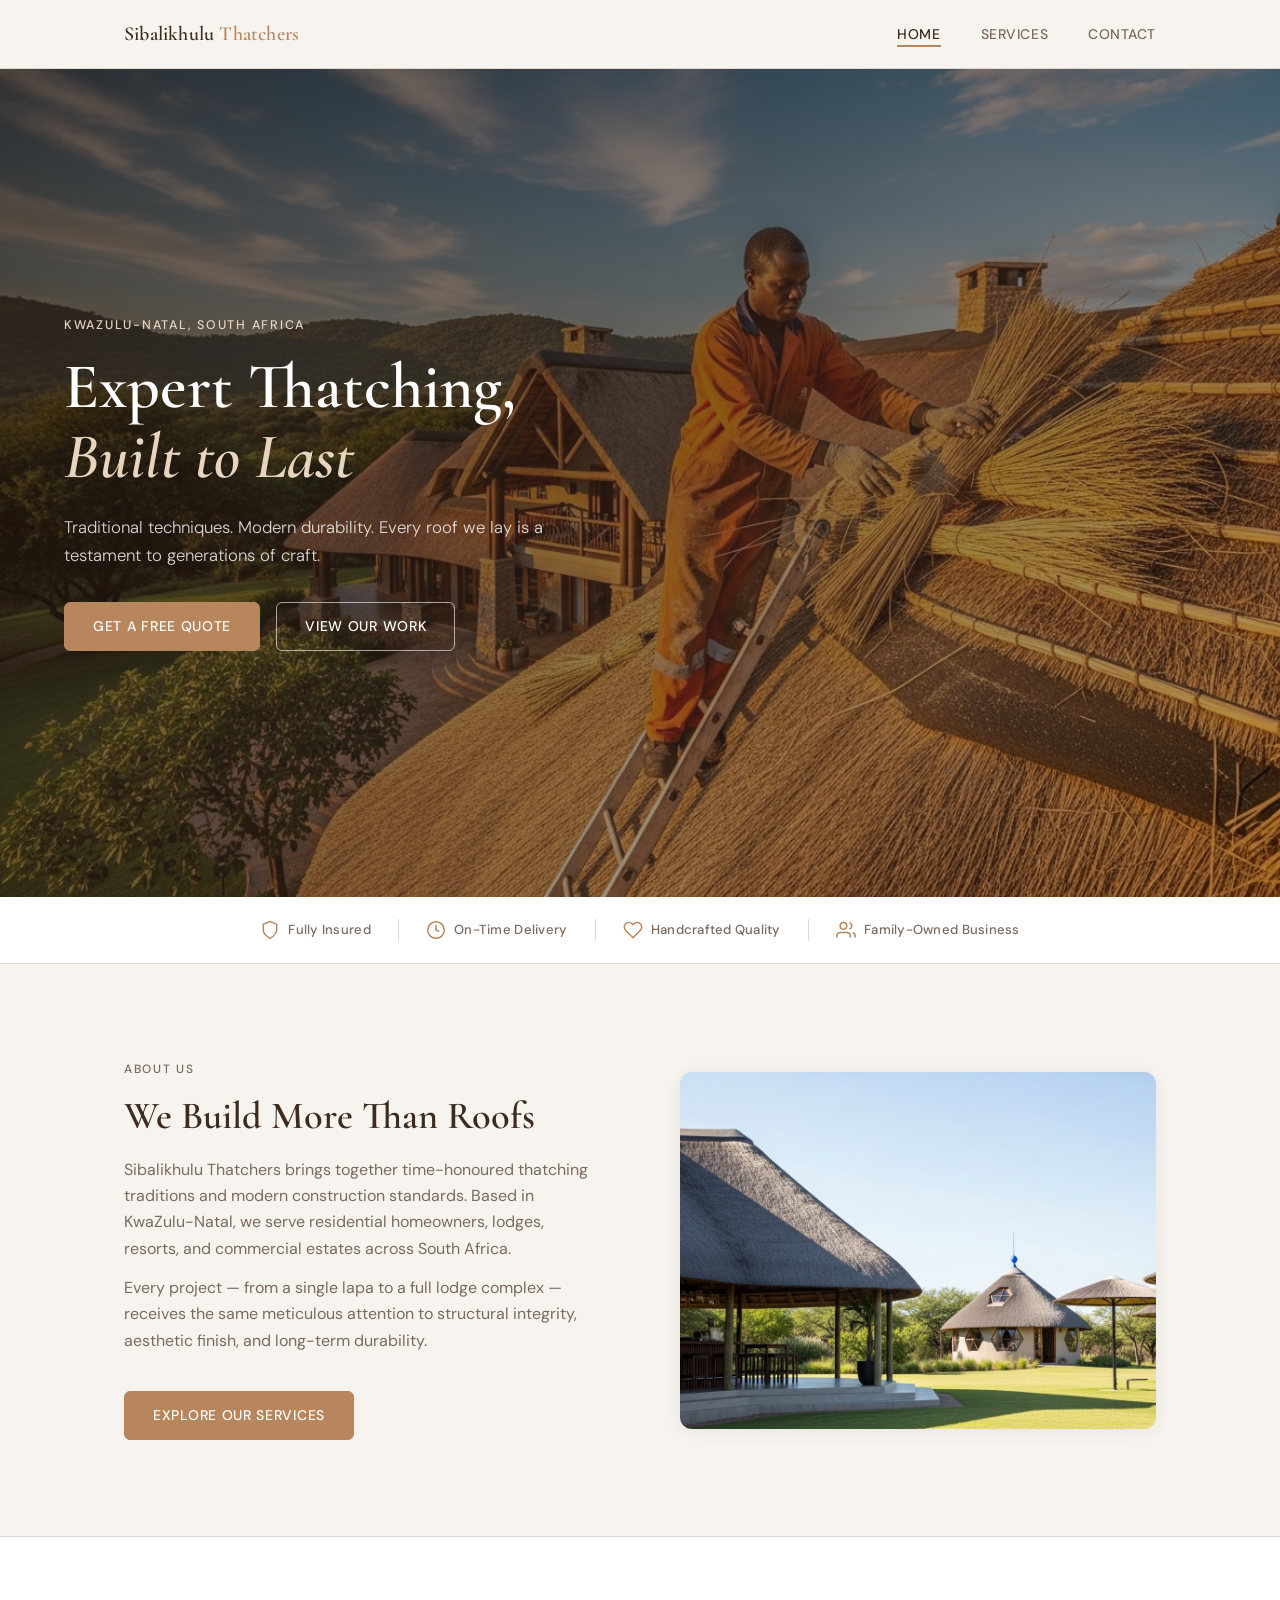
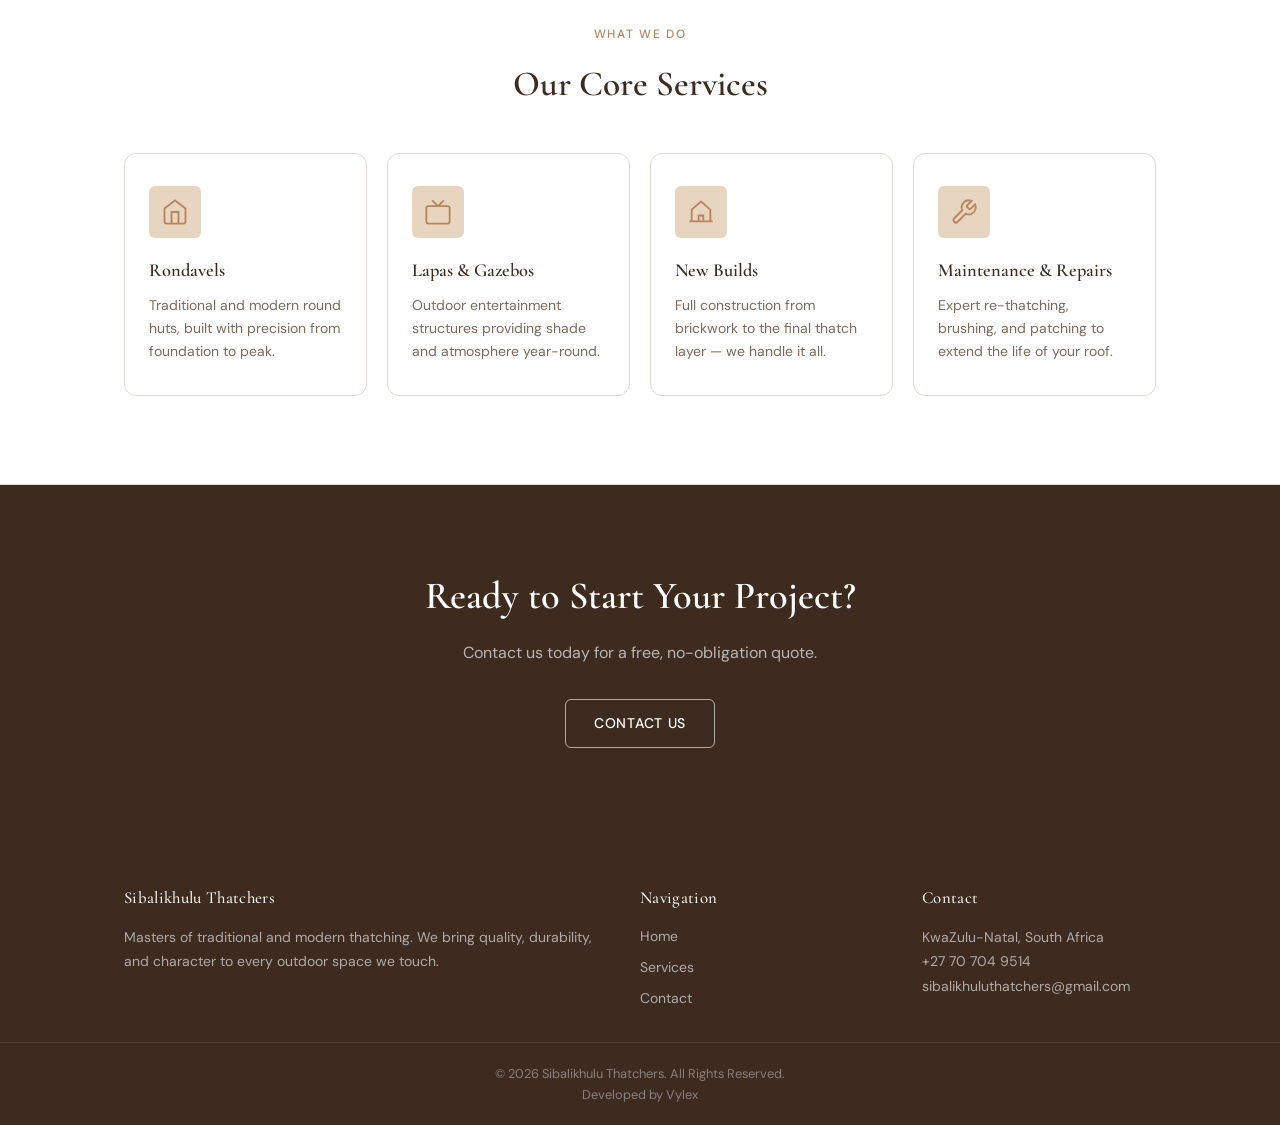
<file: index.html>
<!DOCTYPE html>
<html lang="en">
<head>
  <meta charset="UTF-8">
  <meta name="viewport" content="width=device-width, initial-scale=1.0">
  <title>Sibalikhulu Thatchers | Master Thatching Services, KwaZulu-Natal</title>
  <meta name="description" content="Expert thatching services in KwaZulu-Natal. Rondavels, lapas, gazebos, and custom thatched structures. Quality craftsmanship since day one.">
  <link rel="preconnect" href="https://fonts.googleapis.com">
  <link rel="preconnect" href="https://fonts.gstatic.com" crossorigin>
  <link href="https://fonts.googleapis.com/css2?family=Cormorant+Garamond:ital,wght@0,400;0,500;0,600;1,400&family=DM+Sans:wght@300;400;500&display=swap" rel="stylesheet">
  <link rel="stylesheet" href="css/shared.css">
  <link rel="stylesheet" href="css/index.css">
</head>
<body>

  <main>

    <section class="hero">
      <div class="hero-overlay"></div>
      <div class="hero-content">
        <p class="hero-label">KwaZulu-Natal, South Africa</p>
        <h1>Expert Thatching,<br><em>Built to Last</em></h1>
        <p class="hero-sub">Traditional techniques. Modern durability. Every roof we lay is a testament to generations of craft.</p>
        <div class="hero-actions">
          <a href="contact.html" class="btn">Get a Free Quote</a>
          <a href="services.html" class="btn btn-ghost">View Our Work</a>
        </div>
      </div>
    </section>

    <div class="trust-bar">
      <div class="trust-inner">
        <div class="trust-item">
          <svg width="20" height="20" viewBox="0 0 24 24" fill="none" stroke="currentColor" stroke-width="1.8"><path d="M12 22s8-4 8-10V5l-8-3-8 3v7c0 6 8 10 8 10z"/></svg>
          <span>Fully Insured</span>
        </div>
        <div class="trust-sep"></div>
        <div class="trust-item">
          <svg width="20" height="20" viewBox="0 0 24 24" fill="none" stroke="currentColor" stroke-width="1.8"><circle cx="12" cy="12" r="10"/><polyline points="12 6 12 12 16 14"/></svg>
          <span>On-Time Delivery</span>
        </div>
        <div class="trust-sep"></div>
        <div class="trust-item">
          <svg width="20" height="20" viewBox="0 0 24 24" fill="none" stroke="currentColor" stroke-width="1.8"><path d="M20.84 4.61a5.5 5.5 0 0 0-7.78 0L12 5.67l-1.06-1.06a5.5 5.5 0 0 0-7.78 7.78l1.06 1.06L12 21.23l7.78-7.78 1.06-1.06a5.5 5.5 0 0 0 0-7.78z"/></svg>
          <span>Handcrafted Quality</span>
        </div>
        <div class="trust-sep"></div>
        <div class="trust-item">
          <svg width="20" height="20" viewBox="0 0 24 24" fill="none" stroke="currentColor" stroke-width="1.8"><path d="M17 21v-2a4 4 0 0 0-4-4H5a4 4 0 0 0-4 4v2"/><circle cx="9" cy="7" r="4"/><path d="M23 21v-2a4 4 0 0 0-3-3.87"/><path d="M16 3.13a4 4 0 0 1 0 7.75"/></svg>
          <span>Family-Owned Business</span>
        </div>
      </div>
    </div>

    <section class="intro">
      <div class="intro-inner">
        <div class="intro-text">
          <p class="section-label">About Us</p>
          <h2>We Build More Than Roofs</h2>
          <p>Sibalikhulu Thatchers brings together time-honoured thatching traditions and modern construction standards. Based in KwaZulu-Natal, we serve residential homeowners, lodges, resorts, and commercial estates across South Africa.</p>
          <p>Every project — from a single lapa to a full lodge complex — receives the same meticulous attention to structural integrity, aesthetic finish, and long-term durability.</p>
          <a href="services.html" class="btn" style="margin-top:1.5rem;">Explore Our Services</a>
        </div>
        <div class="intro-image">
          <img src="images/hero.jpeg" alt="Traditional thatched rondavel by Sibalikhulu Thatchers">
        </div>
      </div>
    </section>

    <section class="services-snap">
      <div class="snap-inner">
        <p class="section-label" style="text-align:center;">What We Do</p>
        <h2 style="text-align:center; margin-bottom:2.5rem;">Our Core Services</h2>
        <div class="snap-grid">

          <a href="services.html" class="snap-card">
            <div class="snap-icon">
              <svg width="28" height="28" viewBox="0 0 24 24" fill="none" stroke="currentColor" stroke-width="1.6"><path d="M3 9l9-7 9 7v11a2 2 0 0 1-2 2H5a2 2 0 0 1-2-2z"/><polyline points="9 22 9 12 15 12 15 22"/></svg>
            </div>
            <h3>Rondavels</h3>
            <p>Traditional and modern round huts, built with precision from foundation to peak.</p>
          </a>

          <a href="services.html" class="snap-card">
            <div class="snap-icon">
              <svg width="28" height="28" viewBox="0 0 24 24" fill="none" stroke="currentColor" stroke-width="1.6"><rect x="2" y="7" width="20" height="15" rx="2"/><polyline points="17 2 12 7 7 2"/></svg>
            </div>
            <h3>Lapas & Gazebos</h3>
            <p>Outdoor entertainment structures providing shade and atmosphere year-round.</p>
          </a>

          <a href="services.html" class="snap-card">
            <div class="snap-icon">
              <svg width="28" height="28" viewBox="0 0 24 24" fill="none" stroke="currentColor" stroke-width="1.6"><path d="M2 20h20M4 20V10l8-7 8 7v10"/><path d="M10 20v-5h4v5"/></svg>
            </div>
            <h3>New Builds</h3>
            <p>Full construction from brickwork to the final thatch layer — we handle it all.</p>
          </a>

          <a href="services.html" class="snap-card">
            <div class="snap-icon">
              <svg width="28" height="28" viewBox="0 0 24 24" fill="none" stroke="currentColor" stroke-width="1.6"><path d="M14.7 6.3a1 1 0 0 0 0 1.4l1.6 1.6a1 1 0 0 0 1.4 0l3.77-3.77a6 6 0 0 1-7.94 7.94l-6.91 6.91a2.12 2.12 0 0 1-3-3l6.91-6.91a6 6 0 0 1 7.94-7.94l-3.76 3.76z"/></svg>
            </div>
            <h3>Maintenance & Repairs</h3>
            <p>Expert re-thatching, brushing, and patching to extend the life of your roof.</p>
          </a>

        </div>
      </div>
    </section>

    <section class="cta-band">
      <div class="cta-inner">
        <h2>Ready to Start Your Project?</h2>
        <p>Contact us today for a free, no-obligation quote.</p>
        <a href="contact.html" class="btn btn-ghost">Contact Us</a>
      </div>
    </section>

  </main>

  <script src="js/layout.js"></script>
</body>
</html>
</file>
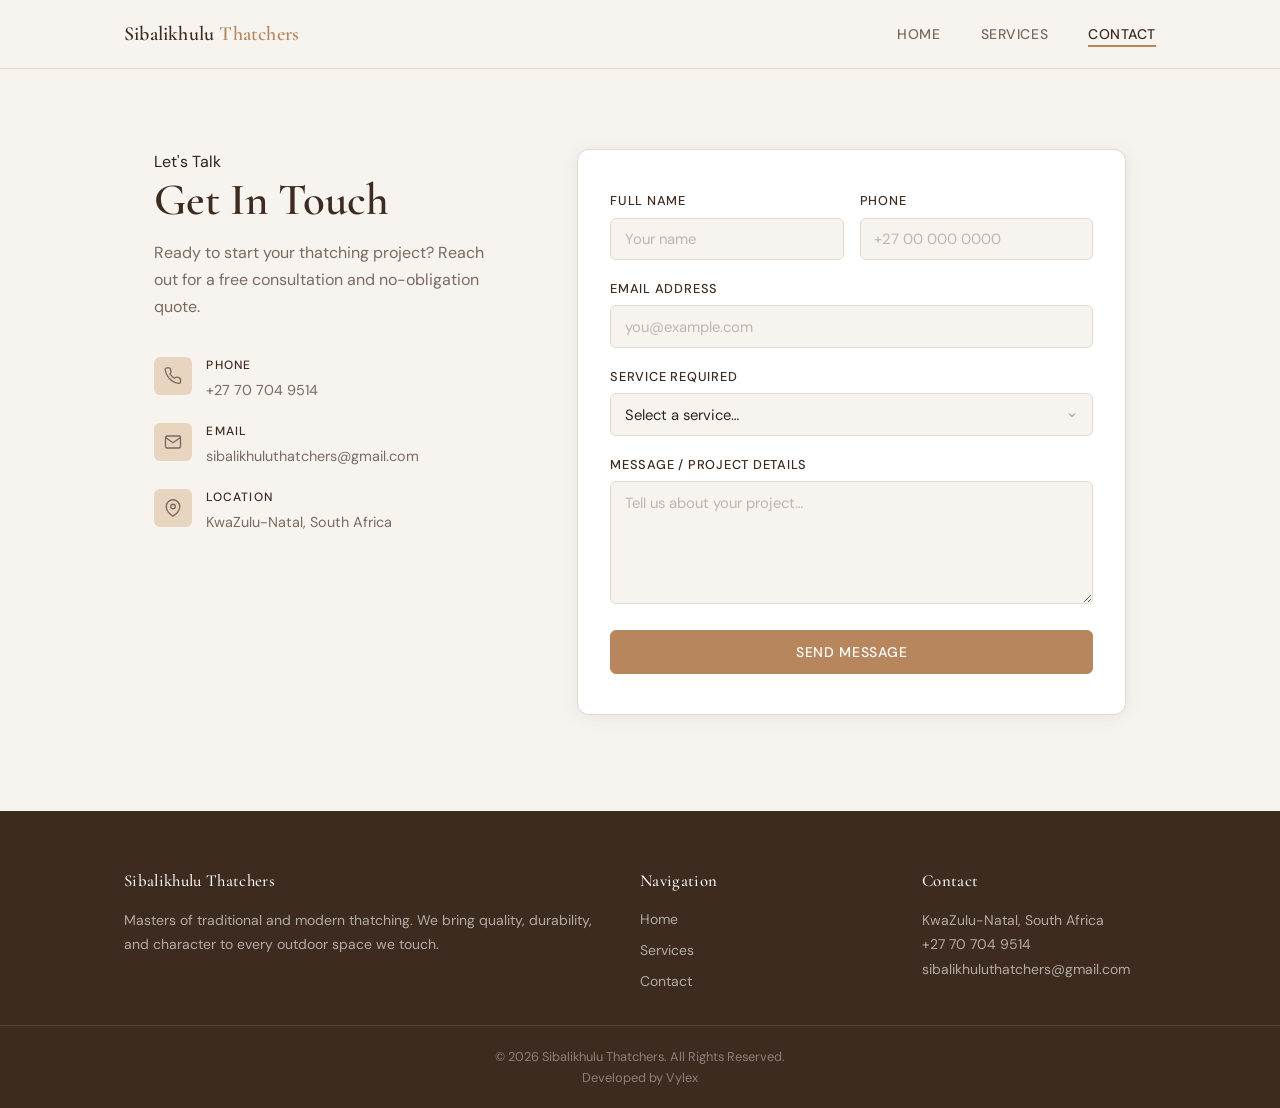
<file: contact.html>
<!DOCTYPE html>
<html lang="en">
<head>
  <meta charset="UTF-8">
  <meta name="viewport" content="width=device-width, initial-scale=1.0">
  <title>Contact Us | Sibalikhulu Thatchers</title>
  <meta name="description" content="Get in touch with Sibalikhulu Thatchers for a free quote on rondavels, lapas, gazebos, and thatched structures in KwaZulu-Natal.">
  <link rel="preconnect" href="https://fonts.googleapis.com">
  <link rel="preconnect" href="https://fonts.gstatic.com" crossorigin>
  <link href="https://fonts.googleapis.com/css2?family=Cormorant+Garamond:ital,wght@0,400;0,500;0,600;1,400&family=DM+Sans:wght@300;400;500&display=swap" rel="stylesheet">
  <link rel="stylesheet" href="css/shared.css">
  <link rel="stylesheet" href="css/contact.css">
</head>
<body>

  <main>

    <section class="contact-wrap">
      <div class="contact-info">
        <p class="section-label">Let's Talk</p>
        <h1>Get In Touch</h1>
        <p class="contact-intro">Ready to start your thatching project? Reach out for a free consultation and no-obligation quote.</p>

        <ul class="contact-details">
          <li>
            <span class="detail-icon">
              <svg width="18" height="18" viewBox="0 0 24 24" fill="none" stroke="currentColor" stroke-width="1.8"><path d="M22 16.92v3a2 2 0 0 1-2.18 2 19.79 19.79 0 0 1-8.63-3.07A19.5 19.5 0 0 1 4.69 12a19.79 19.79 0 0 1-3.07-8.67A2 2 0 0 1 3.6 1.2h3a2 2 0 0 1 2 1.72 12.84 12.84 0 0 0 .7 2.81 2 2 0 0 1-.45 2.11L7.91 9a16 16 0 0 0 6 6l1.17-.93a2 2 0 0 1 2.11-.45 12.84 12.84 0 0 0 2.81.7A2 2 0 0 1 21.73 16.92z"/></svg>
            </span>
            <div>
              <strong>Phone</strong>
              <span>+27 70 704 9514</span>
            </div>
          </li>
          <li>
            <span class="detail-icon">
              <svg width="18" height="18" viewBox="0 0 24 24" fill="none" stroke="currentColor" stroke-width="1.8"><path d="M4 4h16c1.1 0 2 .9 2 2v12c0 1.1-.9 2-2 2H4c-1.1 0-2-.9-2-2V6c0-1.1.9-2 2-2z"/><polyline points="22,6 12,13 2,6"/></svg>
            </span>
            <div>
              <strong>Email</strong>
              <span>sibalikhuluthatchers@gmail.com</span>
            </div>
          </li>
          <li>
            <span class="detail-icon">
              <svg width="18" height="18" viewBox="0 0 24 24" fill="none" stroke="currentColor" stroke-width="1.8"><path d="M21 10c0 7-9 13-9 13s-9-6-9-13a9 9 0 0 1 18 0z"/><circle cx="12" cy="10" r="3"/></svg>
            </span>
            <div>
              <strong>Location</strong>
              <span>KwaZulu-Natal, South Africa</span>
            </div>
          </li>
        </ul>
      </div>

      <div class="contact-form-wrap">
        <form class="contact-form" action="#" method="POST" novalidate>
          <div class="form-row">
            <div class="form-group">
              <label for="name">Full Name</label>
              <input type="text" id="name" name="name" placeholder="Your name" required>
            </div>
            <div class="form-group">
              <label for="phone">Phone</label>
              <input type="tel" id="phone" name="phone" placeholder="+27 00 000 0000">
            </div>
          </div>
          <div class="form-group">
            <label for="email">Email Address</label>
            <input type="email" id="email" name="email" placeholder="you@example.com" required>
          </div>
          <div class="form-group">
            <label for="service">Service Required</label>
            <select id="service" name="service">
              <option value="" disabled selected>Select a service…</option>
              <option>Rondavel Construction</option>
              <option>Lapa / Gazebo</option>
              <option>New Build</option>
              <option>Maintenance &amp; Repairs</option>
              <option>Lodge / Commercial</option>
              <option>Other</option>
            </select>
          </div>
          <div class="form-group">
            <label for="message">Message / Project Details</label>
            <textarea id="message" name="message" rows="5" placeholder="Tell us about your project…" required></textarea>
          </div>
          <button type="submit" class="btn submit-btn">Send Message</button>
        </form>
      </div>
    </section>

  </main>

  <script src="js/layout.js"></script>
</body>
</html>
</file>
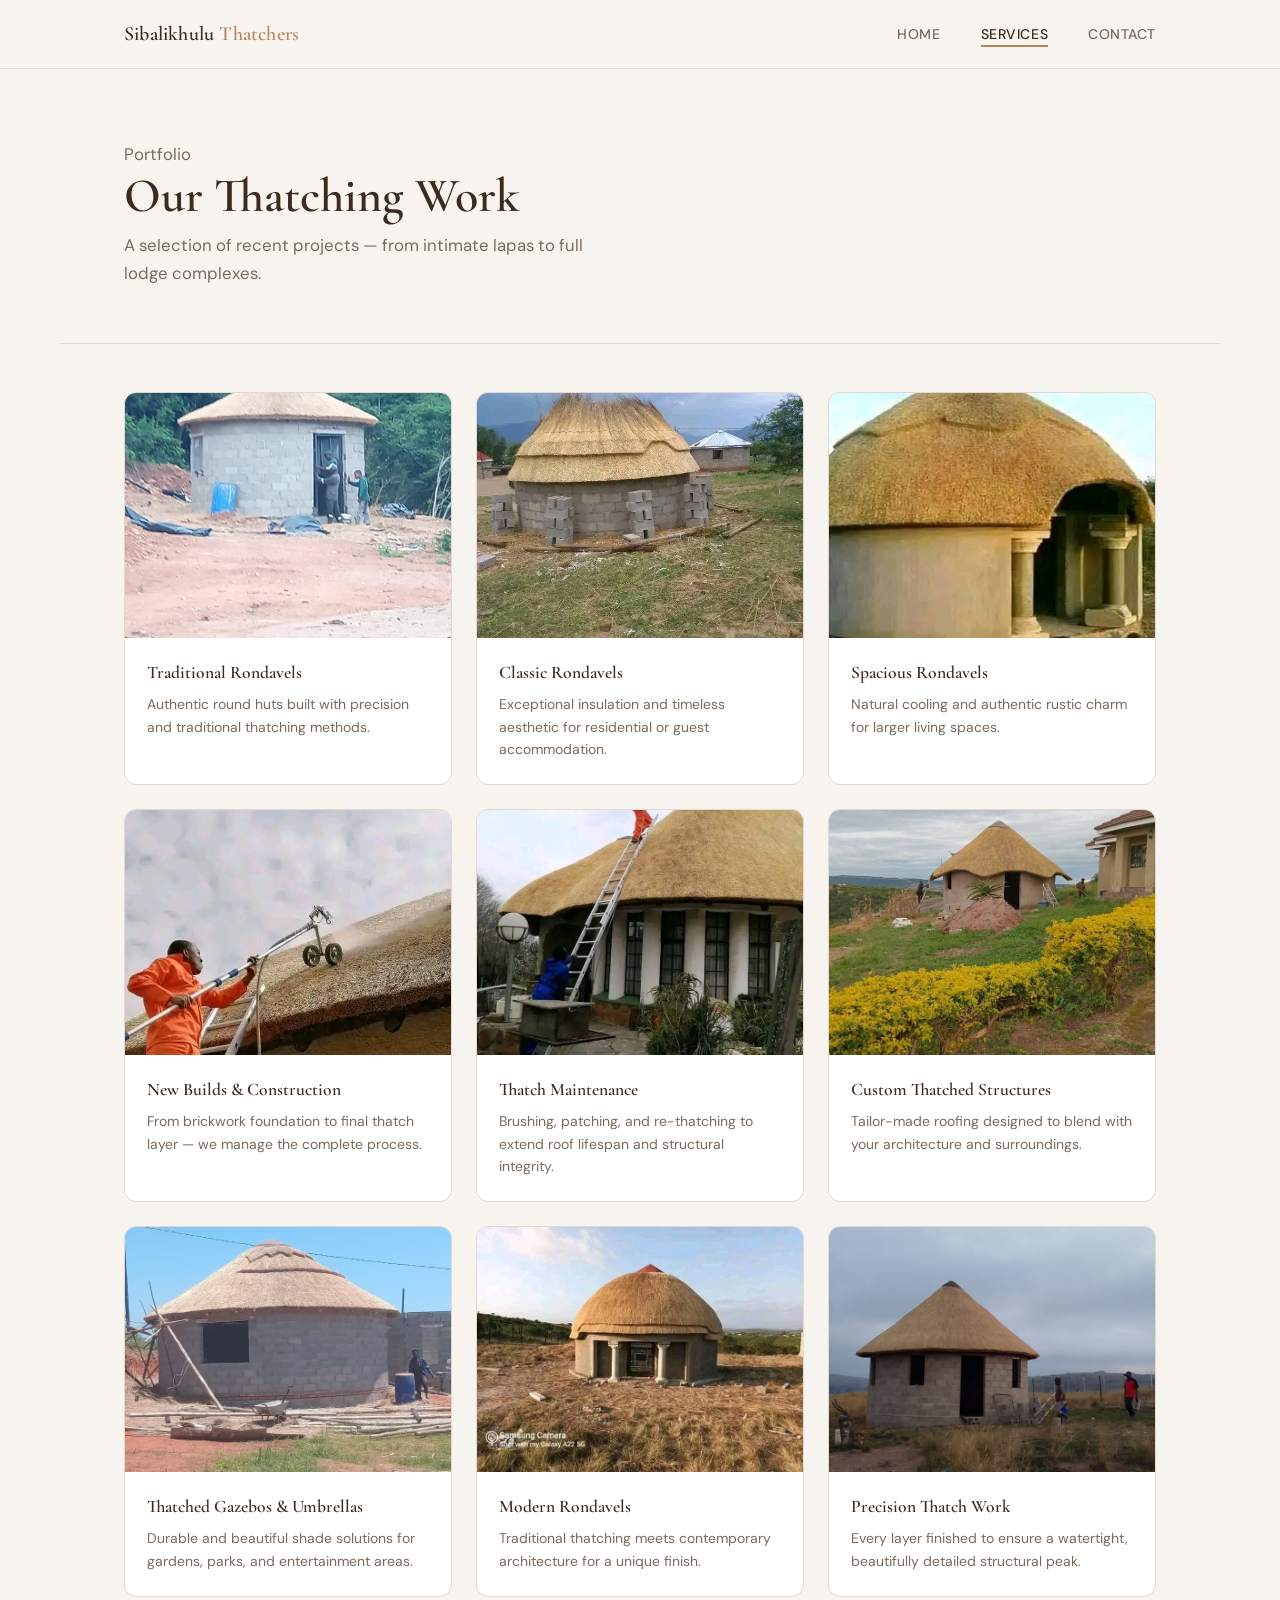
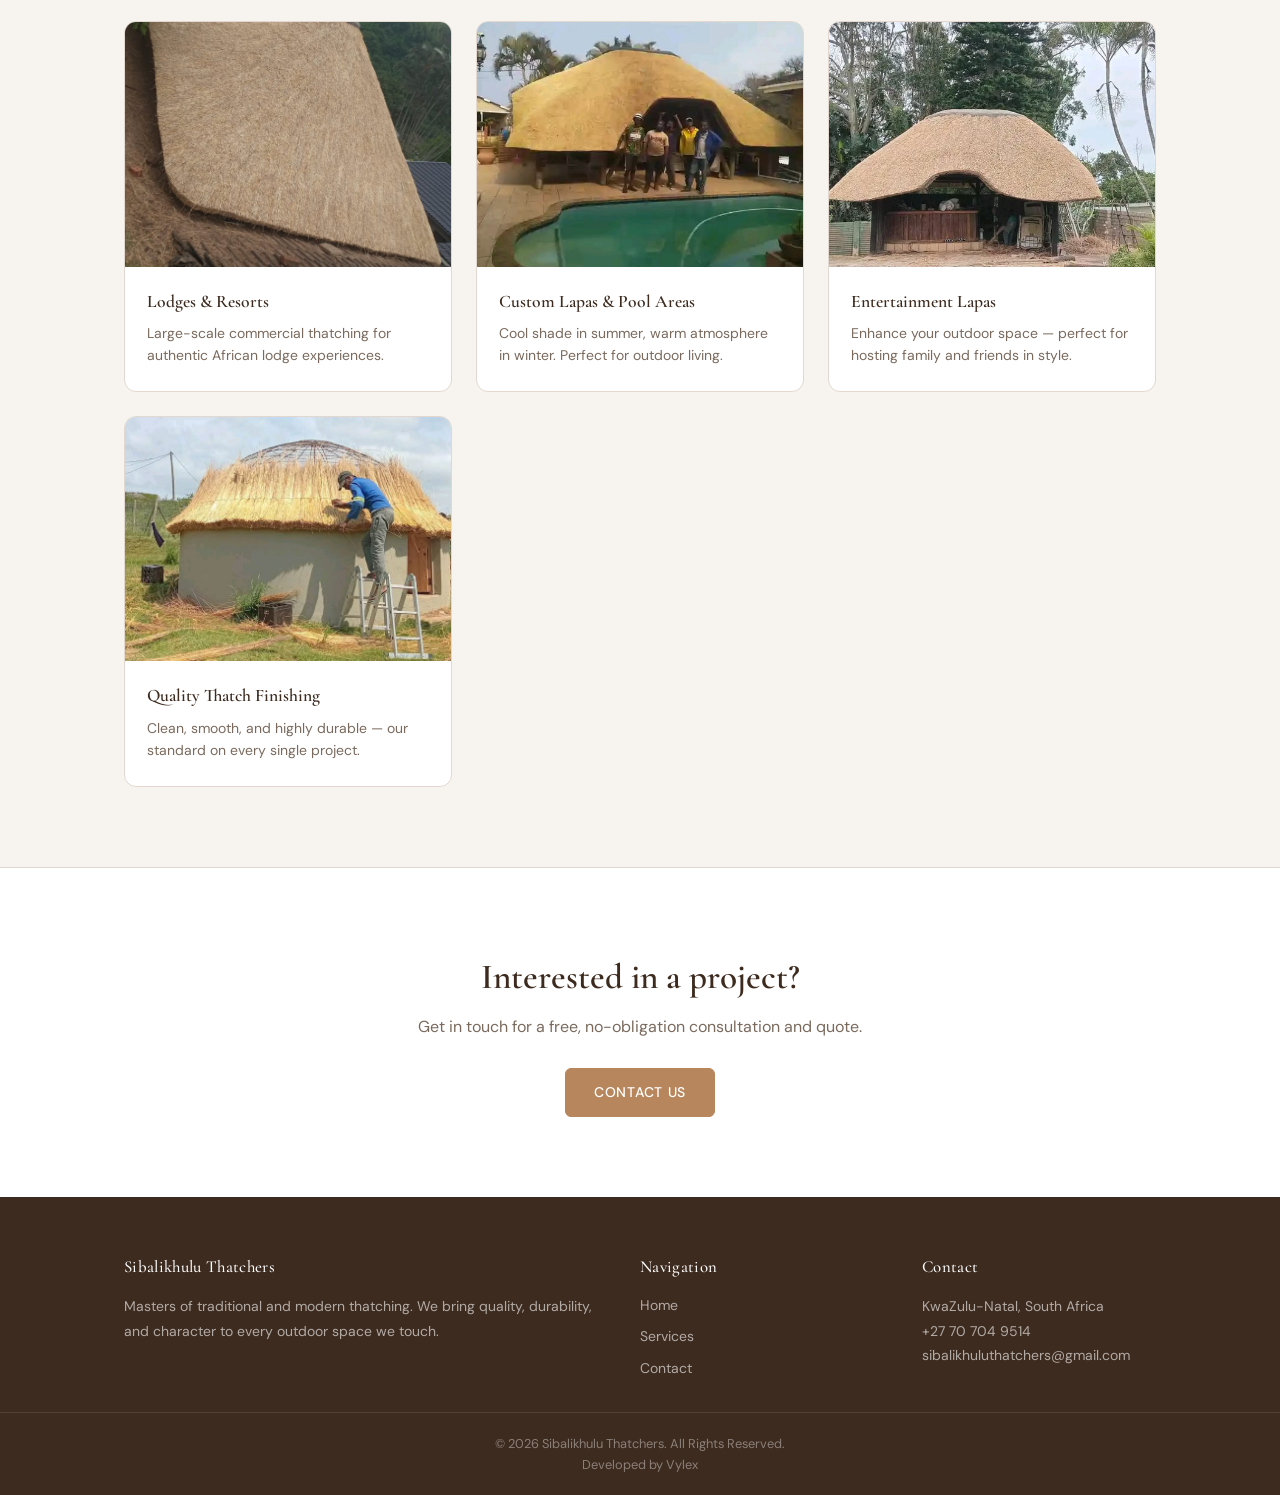
<file: services.html>
<!DOCTYPE html>
<html lang="en">
<head>
  <meta charset="UTF-8">
  <meta name="viewport" content="width=device-width, initial-scale=1.0">
  <title>Our Work | Sibalikhulu Thatchers</title>
  <meta name="description" content="Browse our portfolio of thatching projects — rondavels, lapas, gazebos, lodges, and custom thatched structures across KwaZulu-Natal.">
  <link rel="preconnect" href="https://fonts.googleapis.com">
  <link rel="preconnect" href="https://fonts.gstatic.com" crossorigin>
  <link href="https://fonts.googleapis.com/css2?family=Cormorant+Garamond:ital,wght@0,400;0,500;0,600;1,400&family=DM+Sans:wght@300;400;500&display=swap" rel="stylesheet">
  <link rel="stylesheet" href="css/shared.css">
  <link rel="stylesheet" href="css/services.css">
</head>
<body>

  <main>

    <section class="page-header">
      <p class="section-label">Portfolio</p>
      <h1>Our Thatching Work</h1>
      <p>A selection of recent projects — from intimate lapas to full lodge complexes.</p>
    </section>

    <section class="gallery">
      <div class="gallery-inner">

        <div class="card">
          <div class="card-img">
            <img src="images/sblkthatch (1).jpeg" alt="Traditional Rondavel">
          </div>
          <div class="card-body">
            <h3>Traditional Rondavels</h3>
            <p>Authentic round huts built with precision and traditional thatching methods.</p>
          </div>
        </div>

        <div class="card">
          <div class="card-img">
            <img src="images/sblkthatch (2).jpeg" alt="Classic Rondavel">
          </div>
          <div class="card-body">
            <h3>Classic Rondavels</h3>
            <p>Exceptional insulation and timeless aesthetic for residential or guest accommodation.</p>
          </div>
        </div>

        <div class="card">
          <div class="card-img">
            <img src="images/sblkthatch (3).jpeg" alt="Spacious Rondavel">
          </div>
          <div class="card-body">
            <h3>Spacious Rondavels</h3>
            <p>Natural cooling and authentic rustic charm for larger living spaces.</p>
          </div>
        </div>

        <div class="card">
          <div class="card-img">
            <img src="images/sblkthatch (4).jpeg" alt="New Build">
          </div>
          <div class="card-body">
            <h3>New Builds &amp; Construction</h3>
            <p>From brickwork foundation to final thatch layer — we manage the complete process.</p>
          </div>
        </div>

        <div class="card">
          <div class="card-img">
            <img src="images/sblkthatch (5).jpeg" alt="Thatch Maintenance">
          </div>
          <div class="card-body">
            <h3>Thatch Maintenance</h3>
            <p>Brushing, patching, and re-thatching to extend roof lifespan and structural integrity.</p>
          </div>
        </div>

        <div class="card">
          <div class="card-img">
            <img src="images/sblkthatch (6).jpeg" alt="Custom Thatching">
          </div>
          <div class="card-body">
            <h3>Custom Thatched Structures</h3>
            <p>Tailor-made roofing designed to blend with your architecture and surroundings.</p>
          </div>
        </div>

        <div class="card">
          <div class="card-img">
            <img src="images/sblkthatch (7).jpeg" alt="Thatched Gazebos">
          </div>
          <div class="card-body">
            <h3>Thatched Gazebos &amp; Umbrellas</h3>
            <p>Durable and beautiful shade solutions for gardens, parks, and entertainment areas.</p>
          </div>
        </div>

        <div class="card">
          <div class="card-img">
            <img src="images/sblkthatch (8).jpeg" alt="Modern Rondavel">
          </div>
          <div class="card-body">
            <h3>Modern Rondavels</h3>
            <p>Traditional thatching meets contemporary architecture for a unique finish.</p>
          </div>
        </div>

        <div class="card">
          <div class="card-img">
            <img src="images/sblkthatch (9).jpeg" alt="Precision Thatch">
          </div>
          <div class="card-body">
            <h3>Precision Thatch Work</h3>
            <p>Every layer finished to ensure a watertight, beautifully detailed structural peak.</p>
          </div>
        </div>

        <div class="card">
          <div class="card-img">
            <img src="images/sblkthatch (10).jpeg" alt="Lodge Thatching">
          </div>
          <div class="card-body">
            <h3>Lodges &amp; Resorts</h3>
            <p>Large-scale commercial thatching for authentic African lodge experiences.</p>
          </div>
        </div>

        <div class="card">
          <div class="card-img">
            <img src="images/sblkthatch (11).jpeg" alt="Custom Lapas">
          </div>
          <div class="card-body">
            <h3>Custom Lapas &amp; Pool Areas</h3>
            <p>Cool shade in summer, warm atmosphere in winter. Perfect for outdoor living.</p>
          </div>
        </div>

        <div class="card">
          <div class="card-img">
            <img src="images/sblkthatch (12).jpeg" alt="Entertainment Lapa">
          </div>
          <div class="card-body">
            <h3>Entertainment Lapas</h3>
            <p>Enhance your outdoor space — perfect for hosting family and friends in style.</p>
          </div>
        </div>

        <div class="card">
          <div class="card-img">
            <img src="images/sblkthatch (13).jpeg" alt="Quality Finishing">
          </div>
          <div class="card-body">
            <h3>Quality Thatch Finishing</h3>
            <p>Clean, smooth, and highly durable — our standard on every single project.</p>
          </div>
        </div>

      </div>
    </section>

    <section class="services-cta">
      <h2>Interested in a project?</h2>
      <p>Get in touch for a free, no-obligation consultation and quote.</p>
      <a href="contact.html" class="btn">Contact Us</a>
    </section>

  </main>

  <script src="js/layout.js"></script>
</body>
</html>
</file>
<file: css/shared.css>
@import url('https://fonts.googleapis.com/css2?family=Cormorant+Garamond:ital,wght@0,400;0,500;0,600;1,400&family=DM+Sans:wght@300;400;500&display=swap');

:root {
  --primary:   #3d2b1f;   /* deep charcoal-brown, used sparingly */
  --accent:    #b8865c;   /* warm amber – lighter than old gold */
  --accent-lt: #e8d5c0;   /* blush sand */
  --bg:        #f7f4f0;   /* off-white warm */
  --surface:   #ffffff;
  --text:      #2e2319;
  --muted:     #7a6a5e;
  --border:    #e2d8cf;

  --serif: 'Cormorant Garamond', Georgia, serif;
  --sans:  'DM Sans', system-ui, sans-serif;

  --nav-h: 68px;
  --r: 6px;
  --shadow: 0 2px 16px rgba(61,43,31,.09);
  --transition: 0.25s ease;
}

*, *::before, *::after { box-sizing: border-box; margin: 0; padding: 0; }

/* Ensure no horizontal overflow anywhere */
body, html {
  scroll-behavior: smooth;
  overflow-x: hidden;
}

body {
  font-family: var(--sans);
  background: var(--bg);
  color: var(--text);
  line-height: 1.65;
  font-size: 16px;
  display: flex;
  flex-direction: column;
  min-height: 100vh;
}

main { flex: 1; }

img { display: block; max-width: 100%; }

a { color: inherit; text-decoration: none; }

/* ── HEADER ─────────────────────────────────── */
header {
  position: sticky;
  top: 0;
  z-index: 100;
  background: rgba(247, 244, 240, 0.94);
  backdrop-filter: blur(10px);
  -webkit-backdrop-filter: blur(10px);
  border-bottom: 1px solid var(--border);
  transition: box-shadow var(--transition);
}

header.scrolled { box-shadow: 0 2px 20px rgba(61,43,31,.12); }

.navbar {
  max-width: 1160px;
  margin: 0 auto;
  padding: 0 5%;
  height: var(--nav-h);
  display: flex;
  align-items: center;
  justify-content: space-between;
}

.logo {
  font-family: var(--serif);
  font-size: 1.25rem;
  font-weight: 600;
  color: var(--primary);
  letter-spacing: .01em;
  line-height: 1.2;
}

.logo span { color: var(--accent); }

.nav-links {
  list-style: none;
  display: flex;
  gap: 2.5rem;
}

.nav-links a {
  font-size: .875rem;
  font-weight: 500;
  color: var(--muted);
  letter-spacing: .04em;
  text-transform: uppercase;
  position: relative;
  padding-bottom: 2px;
  transition: color var(--transition);
}

.nav-links a::after {
  content: '';
  position: absolute;
  bottom: -2px; left: 0;
  width: 0; height: 1.5px;
  background: var(--accent);
  transition: width var(--transition);
}

.nav-links a:hover,
.nav-links a.active { color: var(--primary); }

.nav-links a:hover::after,
.nav-links a.active::after { width: 100%; }

/* ── BURGER ─────────────────────────────────── */
.burger {
  display: none;
  flex-direction: column;
  gap: 5px;
  cursor: pointer;
  padding: 4px;
}

.burger span {
  display: block;
  width: 22px;
  height: 2px;
  background: var(--primary);
  border-radius: 2px;
  transition: all .3s ease;
}

.burger.open span:nth-child(1) { transform: translateY(7px) rotate(45deg); }
.burger.open span:nth-child(2) { opacity: 0; transform: scaleX(0); }
.burger.open span:nth-child(3) { transform: translateY(-7px) rotate(-45deg); }

/* ── FOOTER ─────────────────────────────────── */
footer {
  background: var(--primary);
  color: rgba(255,255,255,.75);
  font-size: .875rem;
}

.footer-inner {
  max-width: 1160px;
  margin: 0 auto;
  padding: 3.5rem 5% 2rem;
  display: grid;
  grid-template-columns: 2fr 1fr 1fr;
  gap: 3rem;
}

.footer-col h4 {
  font-family: var(--serif);
  font-size: 1.05rem;
  font-weight: 500;
  color: #fff;
  margin-bottom: .85rem;
  letter-spacing: .02em;
}

.footer-col p { line-height: 1.75; color: rgba(255,255,255,.6); }

.footer-col ul { list-style: none; }

.footer-col ul li + li { margin-top: .5rem; }

.footer-col ul a {
  color: rgba(255,255,255,.6);
  transition: color var(--transition);
}

.footer-col ul a:hover { color: var(--accent-lt); }

.footer-bottom {
  border-top: 1px solid rgba(255,255,255,.1);
  text-align: center;
  padding: 1.25rem 5%;
  font-size: .8rem;
  color: rgba(255,255,255,.4);
}

/* ── SHARED UTILITY ──────────────────────────── */
.btn {
  display: inline-block;
  padding: .75rem 1.75rem;
  background: var(--accent);
  color: #fff;
  font-family: var(--sans);
  font-size: .875rem;
  font-weight: 500;
  letter-spacing: .05em;
  text-transform: uppercase;
  border-radius: var(--r);
  border: 1.5px solid var(--accent);
  transition: background var(--transition), color var(--transition);
  cursor: pointer;
}

.btn:hover {
  background: transparent;
  color: var(--accent);
}

.btn-ghost {
  background: transparent;
  color: #fff;
  border-color: rgba(255,255,255,.6);
}

.btn-ghost:hover {
  background: #fff;
  color: var(--primary);
  border-color: #fff;
}
/* ── GLOBAL RESETS ───────────────────────────── */
/* Optional: force images to stay within container */
img, video {
  max-width: 100%;
  height: auto;
}

/* ── MOBILE ──────────────────────────────────── */
@media (max-width: 768px) {
  .burger { 
    display: flex; 
  }

  .nav-links {
    position: fixed;
    top: var(--nav-h);
    right: 0;
    width: 260px;
    max-width: 100vw; /* prevent overflow */
    height: calc(100vh - var(--nav-h));
    box-sizing: border-box;
    background: var(--surface);
    flex-direction: column;
    gap: 0;
    padding: 1rem 0;
    box-shadow: -4px 0 24px rgba(61,43,31,.12);
    transform: translateX(100%);
    transition: transform .35s ease;
    overflow-y: auto;
    -webkit-overflow-scrolling: touch; /* smooth scroll for iOS */
  }

  .nav-links.open { 
    transform: translateX(0); 
  }

  .nav-links li { 
    border-bottom: 1px solid var(--border); 
  }

  .nav-links a {
    display: block;
    padding: 1rem 1.5rem;
    font-size: .9rem;
    text-transform: uppercase;
    letter-spacing: .04em;
  }

  .nav-links a::after { 
    display: none; 
  }

  .intro-inner, 
  .snap-inner, 
  .hero-content {
    max-width: 100%; /* ensure no child content overflows */
  }

  .snap-grid {
    gap: 1.5rem;
    overflow-x: hidden;
  }

  .footer-inner {
    grid-template-columns: 1fr;
    gap: 2rem;
    padding-bottom: 2rem;
  }
}
</file>
<file: css/index.css>
/* ── HERO ──────────────────────────────────── */
.hero {
  position: relative;
  min-height: 92vh;
  display: flex;
  align-items: center;
  background: url('../images/thatchhero.jpeg') center/cover no-repeat;
}

.hero-overlay {
  position: absolute;
  inset: 0;
  background: linear-gradient(
    135deg,
    rgba(30,18,10,.75) 0%,
    rgba(61,43,31,.55) 60%,
    rgba(30,18,10,.3) 100%
  );
}

.hero-content {
  position: relative;
  z-index: 1;
  max-width: 680px;
  padding: 6rem 5%;
  animation: fadeUp .8s ease both;
}

.hero-label {
  font-size: .78rem;
  font-weight: 500;
  letter-spacing: .14em;
  text-transform: uppercase;
  color: var(--accent-lt);
  margin-bottom: 1rem;
}

.hero-content h1 {
  font-family: var(--serif);
  font-size: clamp(2.6rem, 5.5vw, 4rem);
  font-weight: 600;
  line-height: 1.1;
  color: #fff;
  margin-bottom: 1.25rem;
}

.hero-content h1 em {
  font-style: italic;
  color: var(--accent-lt);
}

.hero-sub {
  font-size: 1.05rem;
  font-weight: 300;
  color: rgba(255,255,255,.82);
  max-width: 520px;
  line-height: 1.7;
  margin-bottom: 2rem;
}

.hero-actions {
  display: flex;
  gap: 1rem;
  flex-wrap: wrap;
}

/* ── TRUST BAR ─────────────────────────────── */
.trust-bar {
  background: var(--surface);
  border-bottom: 1px solid var(--border);
  padding: 1rem 0;
}

.trust-inner {
  max-width: 1160px;
  margin: 0 auto;
  padding: 0 5%;
  display: flex;
  align-items: center;
  justify-content: center;
  flex-wrap: wrap;
  gap: .5rem 1.5rem;
}

.trust-item {
  display: flex;
  align-items: center;
  gap: .5rem;
  font-size: .82rem;
  font-weight: 500;
  color: var(--muted);
  letter-spacing: .02em;
  padding: .4rem .2rem;
}

.trust-item svg { color: var(--accent); flex-shrink: 0; }

.trust-sep {
  width: 1px;
  height: 22px;
  background: var(--border);
}

/* ── INTRO ─────────────────────────────────── */
.intro { padding: 6rem 0; }

.intro-inner {
  max-width: 1160px;
  margin: 0 auto;
  padding: 0 5%;
  display: grid;
  grid-template-columns: 1fr 1fr;
  gap: 5rem;
  align-items: center;
}

.section-label {
  font-size: .75rem;
  font-weight: 500;
  letter-spacing: .14em;
  text-transform: uppercase;
  color: var(--accent);
  margin-bottom: .6rem;
}

.intro-text h2 {
  font-family: var(--serif);
  font-size: clamp(1.9rem, 3vw, 2.5rem);
  font-weight: 600;
  line-height: 1.2;
  color: var(--primary);
  margin-bottom: 1.1rem;
}

.intro-text p { color: var(--muted); margin-bottom: .8rem; }

.intro-image img {
  width: 100%;
  aspect-ratio: 4/3;
  object-fit: cover;
  border-radius: calc(var(--r) * 2);
  box-shadow: var(--shadow);
}

/* ── SERVICES SNAPSHOT ─────────────────────── */
.services-snap {
  background: var(--surface);
  padding: 5.5rem 0;
  border-top: 1px solid var(--border);
  border-bottom: 1px solid var(--border);
}

.snap-inner {
  max-width: 1160px;
  margin: 0 auto;
  padding: 0 5%;
}

.snap-inner h2 {
  font-family: var(--serif);
  font-size: clamp(1.7rem, 3vw, 2.2rem);
  font-weight: 600;
  color: var(--primary);
}

.snap-grid {
  display: grid;
  grid-template-columns: repeat(4, 1fr);
  gap: 1.25rem;
}

.snap-card {
  display: block;
  padding: 2rem 1.5rem;
  border: 1px solid var(--border);
  border-radius: calc(var(--r) * 2);
  transition: border-color var(--transition), box-shadow var(--transition), transform var(--transition);
}

.snap-card:hover {
  border-color: var(--accent);
  box-shadow: 0 4px 24px rgba(184,134,92,.15);
  transform: translateY(-3px);
}

.snap-icon {
  width: 52px;
  height: 52px;
  background: var(--accent-lt);
  border-radius: var(--r);
  display: flex;
  align-items: center;
  justify-content: center;
  margin-bottom: 1.1rem;
  color: var(--accent);
}

.snap-card h3 {
  font-family: var(--serif);
  font-size: 1.15rem;
  font-weight: 600;
  color: var(--primary);
  margin-bottom: .5rem;
}

.snap-card p { font-size: .875rem; color: var(--muted); line-height: 1.65; }

/* ── CTA BAND ──────────────────────────────── */
.cta-band {
  background: var(--primary);
  padding: 5rem 5%;
  text-align: center;
}

.cta-inner { max-width: 560px; margin: 0 auto; }

.cta-band h2 {
  font-family: var(--serif);
  font-size: clamp(1.8rem, 3vw, 2.4rem);
  font-weight: 600;
  color: #fff;
  margin-bottom: .75rem;
}

.cta-band p { color: rgba(255,255,255,.65); margin-bottom: 2rem; }

/* ── ANIMATIONS ────────────────────────────── */
@keyframes fadeUp {
  from { opacity: 0; transform: translateY(24px); }
  to   { opacity: 1; transform: translateY(0); }
}

/* ── RESPONSIVE ────────────────────────────── */
@media (max-width: 960px) {
  .snap-grid { grid-template-columns: repeat(2, 1fr); }
}

@media (max-width: 768px) {
  .intro-inner {
    grid-template-columns: 1fr;
    gap: 2.5rem;
  }

  .trust-sep { display: none; }

  .hero { min-height: 80vh; }
}

@media (max-width: 520px) {
  .snap-grid { grid-template-columns: 1fr; }
}
</file>
<file: css/contact.css>
/* ── CONTACT LAYOUT ────────────────────────── */
.contact-wrap {
  max-width: 1100px;
  margin: 0 auto;
  padding: 5rem 5% 6rem;
  display: grid;
  grid-template-columns: 1fr 1.6fr;
  gap: 5rem;
  align-items: start;
}

/* ── INFO PANEL ────────────────────────────── */
.contact-info h1 {
  font-family: var(--serif);
  font-size: clamp(2rem, 4vw, 2.8rem);
  font-weight: 600;
  color: var(--primary);
  margin-bottom: .75rem;
  line-height: 1.15;
}

.contact-intro {
  color: var(--muted);
  line-height: 1.7;
  margin-bottom: 2.25rem;
}

.contact-details {
  list-style: none;
  display: flex;
  flex-direction: column;
  gap: 1.25rem;
}

.contact-details li {
  display: flex;
  align-items: flex-start;
  gap: .9rem;
}

.detail-icon {
  width: 38px;
  height: 38px;
  min-width: 38px;
  background: var(--accent-lt);
  border-radius: var(--r);
  display: flex;
  align-items: center;
  justify-content: center;
  color: var(--accent);
  margin-top: 1px;
}

.contact-details li div {
  display: flex;
  flex-direction: column;
  gap: .15rem;
}

.contact-details strong {
  font-size: .75rem;
  font-weight: 500;
  letter-spacing: .1em;
  text-transform: uppercase;
  color: var(--primary);
}

.contact-details span { font-size: .9rem; color: var(--muted); }

/* ── FORM ──────────────────────────────────── */
.contact-form-wrap {
  background: var(--surface);
  border: 1px solid var(--border);
  border-radius: calc(var(--r) * 2);
  padding: 2.5rem 2rem;
  box-shadow: var(--shadow);
}

.form-row {
  display: grid;
  grid-template-columns: 1fr 1fr;
  gap: 1rem;
}

.form-group {
  display: flex;
  flex-direction: column;
  gap: .4rem;
  margin-bottom: 1.1rem;
}

.form-group label {
  font-size: .8rem;
  font-weight: 500;
  letter-spacing: .06em;
  text-transform: uppercase;
  color: var(--primary);
}

.form-group input,
.form-group select,
.form-group textarea {
  font-family: var(--sans);
  font-size: .925rem;
  color: var(--text);
  background: var(--bg);
  border: 1.5px solid var(--border);
  border-radius: var(--r);
  padding: .65rem .85rem;
  outline: none;
  transition: border-color var(--transition), box-shadow var(--transition);
  -webkit-appearance: none;
  appearance: none;
}

.form-group select {
  background-image: url("data:image/svg+xml,%3Csvg xmlns='http://www.w3.org/2000/svg' width='12' height='12' viewBox='0 0 24 24' fill='none' stroke='%237a6a5e' stroke-width='2'%3E%3Cpolyline points='6 9 12 15 18 9'/%3E%3C/svg%3E");
  background-repeat: no-repeat;
  background-position: right .9rem center;
  padding-right: 2.5rem;
  cursor: pointer;
}

.form-group input::placeholder,
.form-group textarea::placeholder { color: #c0b4ab; }

.form-group input:focus,
.form-group select:focus,
.form-group textarea:focus {
  border-color: var(--accent);
  box-shadow: 0 0 0 3px rgba(184,134,92,.15);
  background: var(--surface);
}

.form-group textarea { resize: vertical; min-height: 120px; }

.submit-btn { width: 100%; justify-content: center; margin-top: .5rem; }

/* ── RESPONSIVE ────────────────────────────── */
@media (max-width: 860px) {
  .contact-wrap {
    grid-template-columns: 1fr;
    gap: 3rem;
    padding-top: 3.5rem;
  }
}

@media (max-width: 480px) {
  .form-row { grid-template-columns: 1fr; }
  .contact-form-wrap { padding: 1.75rem 1.25rem; }
}
</file>
<file: css/services.css>
/* ── PAGE HEADER ───────────────────────────── */
.page-header {
  padding: 4.5rem 5% 3.5rem;
  max-width: 1160px;
  margin: 0 auto;
  border-bottom: 1px solid var(--border);
  margin-bottom: 3rem;
}

.page-header h1 {
  font-family: var(--serif);
  font-size: clamp(2rem, 4vw, 3rem);
  font-weight: 600;
  color: var(--primary);
  margin-bottom: .5rem;
  line-height: 1.15;
}

.page-header p {
  color: var(--muted);
  max-width: 500px;
  font-size: 1.05rem;
}

/* ── GALLERY ───────────────────────────────── */
.gallery { padding-bottom: 5rem; }

.gallery-inner {
  max-width: 1160px;
  margin: 0 auto;
  padding: 0 5%;
  display: grid;
  grid-template-columns: repeat(3, 1fr);
  gap: 1.5rem;
}

/* ── CARD ──────────────────────────────────── */
.card {
  background: var(--surface);
  border: 1px solid var(--border);
  border-radius: calc(var(--r) * 2);
  overflow: hidden;
  transition: box-shadow var(--transition), transform var(--transition);
}

.card:hover {
  box-shadow: 0 6px 28px rgba(61,43,31,.12);
  transform: translateY(-3px);
}

.card-img {
  overflow: hidden;
  aspect-ratio: 4/3;
}

.card-img img {
  width: 100%;
  height: 100%;
  object-fit: cover;
  transition: transform .4s ease;
}

.card:hover .card-img img { transform: scale(1.04); }

.card-body {
  padding: 1.25rem 1.4rem 1.5rem;
}

.card-body h3 {
  font-family: var(--serif);
  font-size: 1.1rem;
  font-weight: 600;
  color: var(--primary);
  margin-bottom: .4rem;
}

.card-body p {
  font-size: .875rem;
  color: var(--muted);
  line-height: 1.6;
}

/* ── SERVICES CTA ──────────────────────────── */
.services-cta {
  text-align: center;
  padding: 5rem 5%;
  background: var(--surface);
  border-top: 1px solid var(--border);
}

.services-cta h2 {
  font-family: var(--serif);
  font-size: clamp(1.6rem, 3vw, 2.2rem);
  font-weight: 600;
  color: var(--primary);
  margin-bottom: .5rem;
}

.services-cta p { color: var(--muted); margin-bottom: 1.75rem; }

/* ── RESPONSIVE ────────────────────────────── */
@media (max-width: 960px) {
  .gallery-inner { grid-template-columns: repeat(2, 1fr); }
}

@media (max-width: 520px) {
  .gallery-inner { grid-template-columns: 1fr; }
  .page-header { padding-top: 3rem; }
}
</file>
